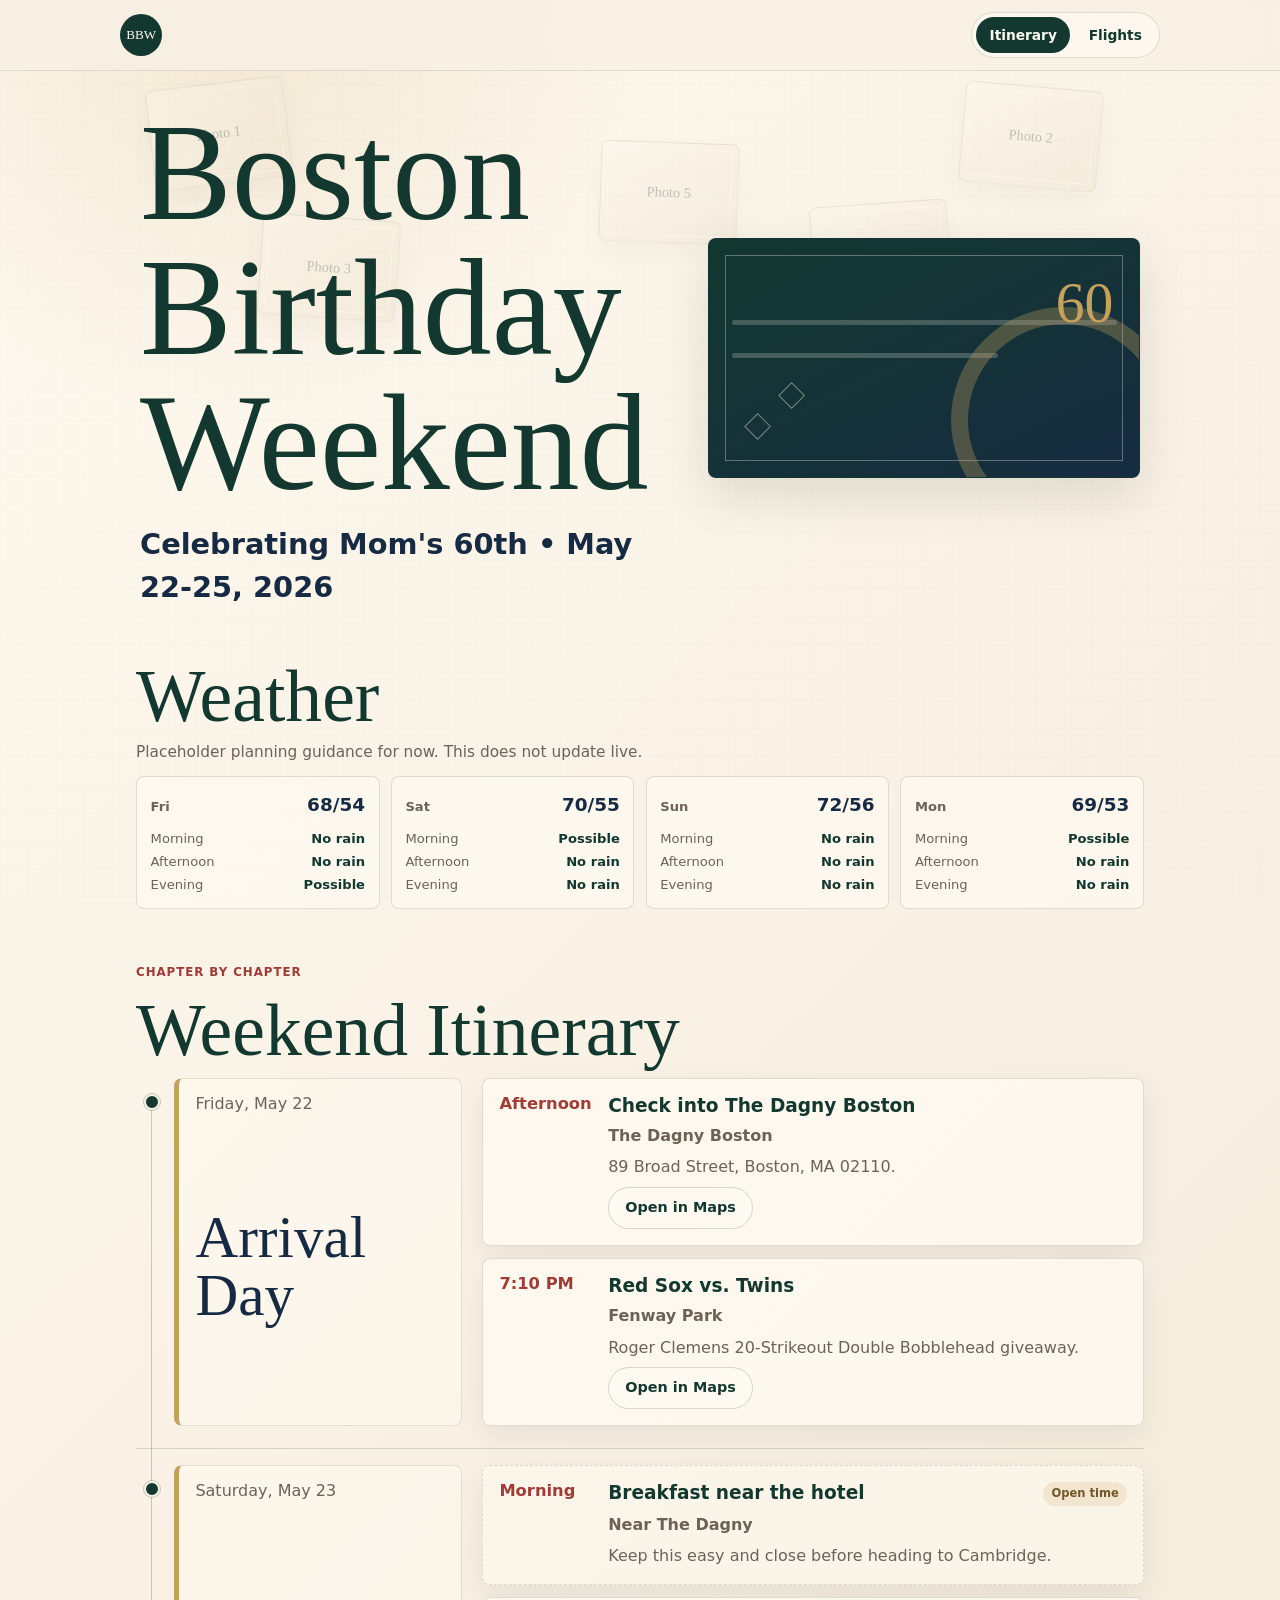
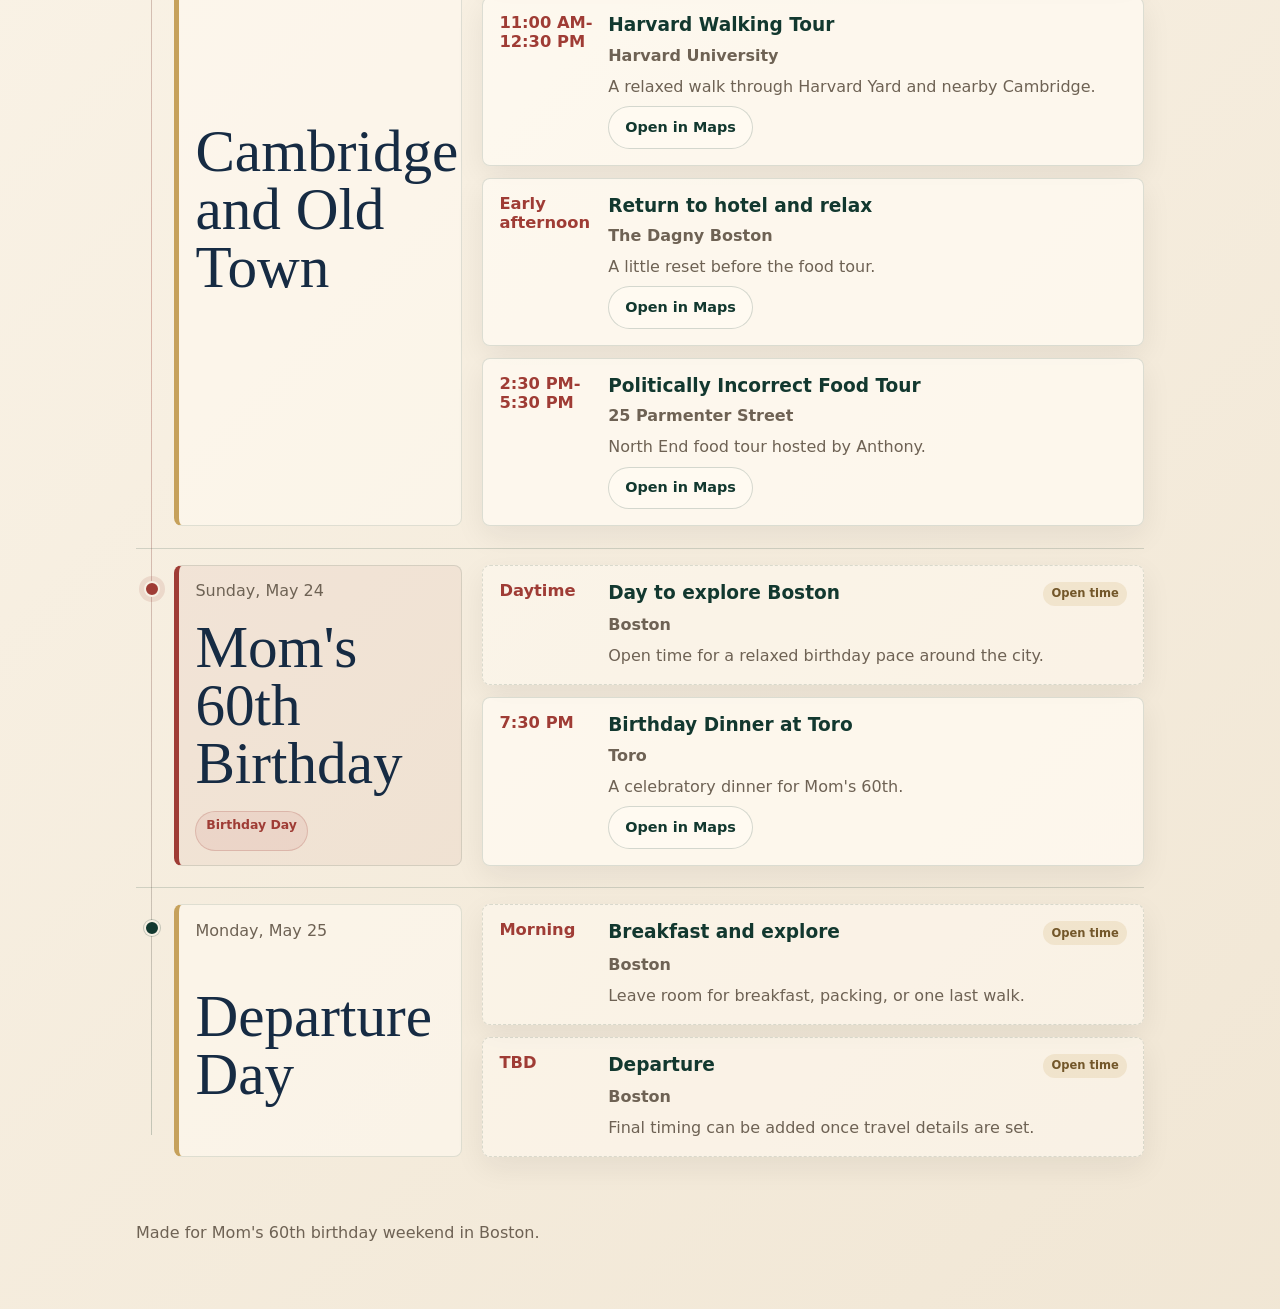
<file: Boston Birthday Weekend/index.html>
<!doctype html>
<html lang="en">
  <head>
    <meta charset="utf-8">
    <meta name="viewport" content="width=device-width, initial-scale=1">
    <meta name="theme-color" content="#12382f">
    <title>Boston Birthday Weekend</title>
    <style>
:root {
  --paper: #f7f0e3;
  --paper-deep: #eadcc5;
  --ink: #17231f;
  --muted: #6e6254;
  --fenway: #12382f;
  --navy: #162b43;
  --red: #9f3c35;
  --gold: #c6a15b;
  --white: #fffaf1;
  --line: rgba(18, 56, 47, 0.22);
  --shadow: 0 18px 50px rgba(24, 29, 24, 0.12);
}

* {
  box-sizing: border-box;
}

html {
  scroll-behavior: smooth;
}

body {
  margin: 0;
  background:
    radial-gradient(circle at 18% 0%, rgba(198, 161, 91, 0.18), transparent 26rem),
    linear-gradient(135deg, rgba(255, 250, 241, 0.86), rgba(234, 220, 197, 0.48)),
    var(--paper);
  color: var(--ink);
  font-family: Inter, ui-sans-serif, system-ui, -apple-system, BlinkMacSystemFont, "Segoe UI", sans-serif;
  line-height: 1.5;
}

body::before {
  position: fixed;
  inset: 0;
  z-index: -1;
  pointer-events: none;
  content: "";
  opacity: 0.35;
  background-image:
    linear-gradient(rgba(18, 56, 47, 0.035) 1px, transparent 1px),
    linear-gradient(90deg, rgba(18, 56, 47, 0.028) 1px, transparent 1px);
  background-size: 28px 28px;
}

a {
  color: inherit;
}

.skip-link {
  position: absolute;
  left: 1rem;
  top: 1rem;
  z-index: 20;
  transform: translateY(-160%);
  padding: 0.7rem 1rem;
  border-radius: 999px;
  background: var(--fenway);
  color: var(--white);
  text-decoration: none;
}

.skip-link:focus {
  transform: translateY(0);
}

.loading-screen {
  position: fixed;
  inset: 0;
  z-index: 30;
  display: grid;
  place-items: center;
  background: var(--fenway);
  color: var(--white);
  transition: opacity 0.55s ease, visibility 0.55s ease;
}

.loaded .loading-screen {
  visibility: hidden;
  opacity: 0;
}

.loading-mark {
  display: grid;
  gap: 0.6rem;
  text-align: center;
}

.loading-kicker,
.eyebrow {
  color: var(--red);
  font-size: 0.74rem;
  font-weight: 800;
  letter-spacing: 0.08em;
  text-transform: uppercase;
}

.loading-title {
  font-family: Georgia, "Times New Roman", serif;
  font-size: clamp(2rem, 9vw, 4.8rem);
}

.site-header {
  position: sticky;
  top: 0;
  z-index: 10;
  display: flex;
  align-items: center;
  justify-content: space-between;
  gap: 0.75rem;
  padding: 0.75rem max(1rem, calc((100vw - 1040px) / 2));
  border-bottom: 1px solid rgba(18, 56, 47, 0.12);
  background: rgba(247, 240, 227, 0.86);
  backdrop-filter: blur(18px);
}

.brand-link {
  display: grid;
  flex: 0 0 auto;
  width: 2.65rem;
  height: 2.65rem;
  place-items: center;
  border: 1px solid var(--line);
  border-radius: 50%;
  background: var(--fenway);
  color: var(--white);
  font-family: Georgia, "Times New Roman", serif;
  font-size: 0.82rem;
  text-decoration: none;
}

.view-nav {
  display: inline-flex;
  gap: 0.35rem;
  padding: 0.25rem;
  border: 1px solid rgba(18, 56, 47, 0.14);
  border-radius: 999px;
  background: rgba(255, 250, 241, 0.72);
}

.view-button {
  min-height: 2.25rem;
  padding: 0 0.82rem;
  border: 0;
  border-radius: 999px;
  background: transparent;
  color: var(--fenway);
  cursor: pointer;
  font: inherit;
  font-size: 0.86rem;
  font-weight: 900;
}

.view-button.is-active {
  background: var(--fenway);
  color: var(--white);
}

.weather-strip::-webkit-scrollbar {
  display: none;
}

.map-link {
  min-height: 2.65rem;
  display: inline-flex;
  align-items: center;
  justify-content: center;
  border: 1px solid rgba(18, 56, 47, 0.18);
  border-radius: 999px;
  background: rgba(255, 250, 241, 0.72);
  color: var(--fenway);
  font-size: 0.9rem;
  font-weight: 800;
  text-decoration: none;
  white-space: nowrap;
}

main {
  max-width: 1040px;
  margin: 0 auto;
}

.hero {
  position: relative;
  min-height: auto;
  display: grid;
  align-items: center;
  gap: 1.2rem;
  padding: 1.4rem 1rem 0.6rem;
}

.photo-backdrop {
  position: absolute;
  inset: 0.35rem 0.7rem auto;
  height: 16rem;
  pointer-events: none;
}

.memory-photo {
  position: absolute;
  display: grid;
  place-items: center;
  overflow: hidden;
  width: 6.8rem;
  height: 5rem;
  border: 1px solid rgba(18, 56, 47, 0.16);
  border-radius: 0.45rem;
  background:
    linear-gradient(145deg, rgba(255, 250, 241, 0.82), rgba(234, 220, 197, 0.72)),
    repeating-linear-gradient(45deg, rgba(18, 56, 47, 0.05) 0 8px, rgba(198, 161, 91, 0.08) 8px 16px);
  box-shadow: 0 12px 30px rgba(24, 29, 24, 0.09);
  color: rgba(18, 56, 47, 0.62);
  font-family: Georgia, "Times New Roman", serif;
  font-size: 0.9rem;
  opacity: 0.42;
}

.memory-photo::before {
  position: absolute;
  inset: 0.35rem;
  content: "";
  border: 1px solid rgba(255, 250, 241, 0.82);
  border-radius: 0.28rem;
}

.memory-photo-1 {
  left: 1%;
  top: 0.2rem;
  transform: rotate(-7deg);
}

.memory-photo-2 {
  right: 4%;
  top: 0.4rem;
  transform: rotate(5deg);
}

.memory-photo-3 {
  left: 12%;
  top: 8.6rem;
  transform: rotate(4deg);
}

.memory-photo-4 {
  right: 19%;
  top: 7.7rem;
  transform: rotate(-4deg);
}

.memory-photo-5 {
  left: 46%;
  top: 3.9rem;
  transform: rotate(2deg);
}

.hero-art {
  order: 2;
  min-height: 11rem;
  min-width: 0;
}

.postcard {
  position: relative;
  overflow: hidden;
  min-height: 11rem;
  border: 1px solid rgba(18, 56, 47, 0.2);
  border-radius: 0.5rem;
  background:
    linear-gradient(155deg, rgba(18, 56, 47, 0.92), rgba(22, 43, 67, 0.9)),
    var(--fenway);
  box-shadow: var(--shadow);
}

.postcard::before {
  position: absolute;
  inset: 1rem;
  content: "";
  border: 1px solid rgba(247, 240, 227, 0.34);
}

.postcard::after {
  position: absolute;
  right: -2.4rem;
  bottom: -3.5rem;
  width: 12rem;
  height: 12rem;
  content: "";
  border: 1.1rem solid rgba(198, 161, 91, 0.32);
  border-radius: 50%;
}

.postcard-line {
  position: absolute;
  left: 1.4rem;
  right: 1.4rem;
  height: 0.35rem;
  border-radius: 999px;
  background: rgba(247, 240, 227, 0.22);
}

.line-one {
  top: 34%;
}

.line-two {
  top: 48%;
  width: 62%;
}

.diamond {
  position: absolute;
  width: 1.2rem;
  height: 1.2rem;
  transform: rotate(45deg);
  border: 1px solid rgba(247, 240, 227, 0.45);
}

.diamond-one {
  left: 9%;
  bottom: 17%;
}

.diamond-two {
  left: 17%;
  bottom: 30%;
}

.scoreboard {
  position: absolute;
  right: 1.6rem;
  top: 1.35rem;
  color: var(--gold);
  font-family: Georgia, "Times New Roman", serif;
  font-size: 3.6rem;
}

.hero-copy {
  position: relative;
  z-index: 2;
  display: grid;
  gap: 0.75rem;
}

.hero-art {
  position: relative;
  z-index: 1;
}

.hero h1,
.section-heading h2,
.day-heading h3 {
  margin: 0;
  font-family: Georgia, "Times New Roman", serif;
  line-height: 0.98;
  font-weight: 500;
}

.hero h1 {
  max-width: 9ch;
  color: var(--fenway);
  font-size: clamp(4rem, 18vw, 8.6rem);
}

.hero-subtitle {
  max-width: 34rem;
  margin: 0;
  color: var(--navy);
  font-size: clamp(1.15rem, 4vw, 1.8rem);
  font-weight: 700;
}

.weather-section,
.flights-section,
.itinerary-section {
  padding: 1rem;
}

.view-panel {
  display: none;
}

.view-panel.is-active {
  display: block;
}

.section-heading {
  margin: 1.2rem 0 0.75rem;
}

.section-heading h2 {
  color: var(--fenway);
  font-size: clamp(2.35rem, 10vw, 4.6rem);
}

.weather-note {
  max-width: 38rem;
  margin: -0.2rem 0 0.75rem;
  color: var(--muted);
  font-size: 0.96rem;
}

.compact-heading {
  margin-top: 1.1rem;
}

.flight-board {
  display: grid;
  gap: 0.85rem;
}

.flight-group {
  display: grid;
  gap: 0.65rem;
  padding: 0.9rem;
  border: 1px solid rgba(18, 56, 47, 0.14);
  border-radius: 0.5rem;
  background: rgba(255, 250, 241, 0.58);
}

.flight-group h3 {
  margin: 0;
  color: var(--fenway);
  font-family: Georgia, "Times New Roman", serif;
  font-size: 1.7rem;
  font-weight: 500;
  line-height: 1;
}

.flight-list {
  display: grid;
  gap: 0.65rem;
}

.flight-card {
  display: grid;
  gap: 0.55rem;
  padding: 0.85rem;
  border: 1px solid rgba(18, 56, 47, 0.12);
  border-radius: 0.5rem;
  background: rgba(255, 250, 241, 0.78);
}

.flight-person {
  width: fit-content;
  padding: 0.24rem 0.62rem;
  border-radius: 999px;
  background: rgba(198, 161, 91, 0.18);
  color: var(--fenway);
  font-size: 0.78rem;
  font-weight: 900;
}

.flight-route {
  display: grid;
  grid-template-columns: 1fr auto 1fr;
  align-items: center;
  gap: 0.65rem;
  color: var(--navy);
}

.flight-route strong {
  min-width: 0;
  font-size: 1rem;
}

.flight-route strong:last-child {
  text-align: right;
}

.flight-route span {
  padding: 0.22rem 0.5rem;
  border: 1px solid rgba(18, 56, 47, 0.16);
  border-radius: 999px;
  color: var(--red);
  font-size: 0.78rem;
  font-weight: 900;
  white-space: nowrap;
}

.flight-times {
  display: grid;
  grid-template-columns: 1fr 1fr;
  gap: 0.6rem;
}

.flight-times p {
  margin: 0;
  color: var(--ink);
  font-size: 0.92rem;
  font-weight: 800;
}

.flight-times span {
  display: block;
  color: var(--muted);
  font-size: 0.74rem;
  font-weight: 900;
  letter-spacing: 0.06em;
  text-transform: uppercase;
}

.weather-strip {
  display: grid;
  grid-template-columns: repeat(4, minmax(9.5rem, 1fr));
  gap: 0.7rem;
  overflow-x: auto;
  padding-bottom: 0.25rem;
  scrollbar-width: none;
}

.weather-card,
.event-card {
  opacity: 0;
  transform: translateY(12px);
  transition: opacity 0.45s ease, transform 0.45s ease;
}

.weather-card.is-visible,
.day-section.is-visible .event-card,
.day-section.is-visible {
  opacity: 1;
  transform: translateY(0);
}

.weather-card {
  display: grid;
  gap: 0.65rem;
  min-height: 7.2rem;
  padding: 0.85rem;
  border: 1px solid rgba(18, 56, 47, 0.14);
  border-radius: 0.5rem;
  background: rgba(255, 250, 241, 0.66);
}

.weather-card-head,
.rain-times p {
  display: flex;
  align-items: baseline;
  justify-content: space-between;
  gap: 0.5rem;
}

.weather-card span,
.rain-times p {
  color: var(--muted);
}

.weather-card-head span {
  font-size: 0.82rem;
  font-weight: 900;
}

.weather-card strong {
  color: var(--navy);
  font-size: 1.15rem;
}

.rain-times {
  display: grid;
  gap: 0.2rem;
}

.rain-times p {
  margin: 0;
  font-size: 0.82rem;
}

.rain-times b {
  color: var(--fenway);
  font-weight: 900;
}

.timeline {
  position: relative;
  display: grid;
  gap: 1.35rem;
}

.timeline::before {
  position: absolute;
  top: 1.4rem;
  bottom: 1.4rem;
  left: 0.72rem;
  width: 1px;
  content: "";
  background: linear-gradient(var(--line), rgba(159, 60, 53, 0.32), var(--line));
}

.day-section {
  position: relative;
  display: grid;
  gap: 0.9rem;
  padding: 1rem 0 0 2rem;
  border-top: 1px solid rgba(18, 56, 47, 0.16);
}

.day-section:first-child {
  border-top: 0;
  padding-top: 0;
}

.day-marker {
  position: absolute;
  left: 0.28rem;
  top: 1.95rem;
  width: 1rem;
  height: 1rem;
  border: 2px solid var(--paper);
  border-radius: 50%;
  background: var(--fenway);
  box-shadow: 0 0 0 1px var(--line);
}

.day-section:first-child .day-marker {
  top: 0.95rem;
}

.featured-day .day-marker {
  background: var(--red);
  box-shadow: 0 0 0 5px rgba(159, 60, 53, 0.12);
}

.day-heading {
  display: grid;
  gap: 0.25rem;
  padding: 0.85rem 1rem;
  border: 1px solid rgba(18, 56, 47, 0.12);
  border-left: 0.35rem solid var(--gold);
  border-radius: 0.5rem;
  background: rgba(255, 250, 241, 0.56);
}

.featured-day .day-heading {
  border-left-color: var(--red);
  background: rgba(159, 60, 53, 0.055);
}

.day-heading p,
.event-detail,
.event-location {
  margin: 0;
  color: var(--muted);
}

.day-heading h3 {
  color: var(--navy);
  font-size: clamp(2rem, 8vw, 3.7rem);
}

.day-heading span {
  width: fit-content;
  margin-top: 0.25rem;
  padding: 0.28rem 0.62rem;
  border: 1px solid rgba(159, 60, 53, 0.2);
  border-radius: 999px;
  background: rgba(159, 60, 53, 0.08);
  color: var(--red);
  font-size: 0.78rem;
  font-weight: 800;
}

.event-list {
  display: grid;
  gap: 0.75rem;
}

.event-card {
  display: grid;
  grid-template-columns: minmax(4.8rem, 6rem) 1fr;
  gap: 0.8rem;
  padding: 1rem;
  border: 1px solid rgba(18, 56, 47, 0.14);
  border-radius: 0.5rem;
  background: rgba(255, 250, 241, 0.78);
  box-shadow: 0 10px 30px rgba(23, 35, 31, 0.07);
}

.event-card.open-time {
  background: rgba(255, 250, 241, 0.54);
  border-style: dashed;
}

.event-time {
  color: var(--red);
  font-size: 1.02rem;
  font-weight: 900;
  line-height: 1.16;
}

.event-main {
  display: grid;
  gap: 0.45rem;
  min-width: 0;
}

.event-title-row {
  display: flex;
  align-items: flex-start;
  justify-content: space-between;
  gap: 0.5rem;
}

.event-title-row h4 {
  margin: 0;
  color: var(--fenway);
  font-size: 1.16rem;
  line-height: 1.2;
}

.status-pill {
  flex: 0 0 auto;
  padding: 0.22rem 0.52rem;
  border-radius: 999px;
  background: rgba(198, 161, 91, 0.18);
  color: #73572a;
  font-size: 0.72rem;
  font-weight: 800;
}

.event-location {
  font-weight: 700;
}

.map-link {
  width: fit-content;
  padding: 0 1rem;
  background: var(--white);
}

.site-footer {
  max-width: 1040px;
  margin: 0 auto;
  padding: 2rem 1rem 3rem;
  color: var(--muted);
}

@media (min-width: 760px) {
  .hero {
    grid-template-columns: minmax(0, 1.12fr) minmax(16rem, 0.88fr);
    padding: 2.2rem 1.25rem 1rem;
  }

  .photo-backdrop {
    inset: 0.55rem 1.25rem auto;
    height: 20rem;
  }

  .memory-photo {
    width: 8.6rem;
    height: 6.3rem;
  }

  .hero-art {
    order: initial;
  }

  .postcard {
    min-height: 15rem;
  }

  .weather-strip {
    grid-template-columns: repeat(4, minmax(0, 1fr));
    overflow: visible;
  }

  .flight-board {
    grid-template-columns: repeat(2, minmax(0, 1fr));
    align-items: start;
  }

  .day-section {
    grid-template-columns: 18rem 1fr;
    gap: 1.25rem;
    padding-left: 2.4rem;
  }

  .timeline::before {
    left: 0.92rem;
  }

  .day-marker {
    left: 0.47rem;
    top: 2rem;
  }

  .day-section:first-child .day-marker {
    top: 1rem;
  }
}

@media (max-width: 860px) {
  .hero {
    grid-template-columns: 1fr;
  }

  .hero-art {
    order: 2;
  }

  .postcard {
    min-height: 10rem;
  }
}

@media (max-width: 420px) {
  .event-card {
    grid-template-columns: 1fr;
  }

  .event-time {
    font-size: 1.2rem;
  }
}

@media (prefers-reduced-motion: reduce) {
  *,
  *::before,
  *::after {
    scroll-behavior: auto !important;
    transition-duration: 0.01ms !important;
    animation-duration: 0.01ms !important;
  }
}
    </style>
  </head>
  <body>
    <div class="loading-screen" id="loadingScreen" aria-hidden="true">
      <div class="loading-mark">
        <span class="loading-kicker">May 22-25, 2026</span>
        <span class="loading-title">Boston Birthday Weekend</span>
      </div>
    </div>

    <a class="skip-link" href="#itinerary">Skip to itinerary</a>

    <header class="site-header" aria-label="Weekend header">
      <a class="brand-link" href="#top" aria-label="Boston Birthday Weekend home">BBW</a>
      <nav class="view-nav" aria-label="Page view">
        <button class="view-button is-active" type="button" data-view-target="itineraryView">Itinerary</button>
        <button class="view-button" type="button" data-view-target="flightsView">Flights</button>
      </nav>
    </header>

    <main id="top">
      <section class="hero" aria-labelledby="heroTitle">
        <div class="photo-backdrop" id="photoBackdrop" aria-hidden="true"></div>
        <div class="hero-copy">
          <h1 id="heroTitle"></h1>
          <p class="hero-subtitle" id="heroSubtitle"></p>
        </div>
        <div class="hero-art" aria-hidden="true">
          <div class="postcard">
            <span class="postcard-line line-one"></span>
            <span class="postcard-line line-two"></span>
            <span class="diamond diamond-one"></span>
            <span class="diamond diamond-two"></span>
            <span class="scoreboard">60</span>
          </div>
        </div>
      </section>

      <div class="view-panel is-active" id="itineraryView">
        <section class="weather-section" aria-labelledby="weatherTitle">
          <div class="section-heading">
            <h2 id="weatherTitle">Weather</h2>
          </div>
          <p class="weather-note" id="weatherNote"></p>
          <div class="weather-strip" id="weatherStrip"></div>
        </section>

        <section class="itinerary-section" id="itinerary" aria-labelledby="itineraryTitle">
          <div class="section-heading">
            <p class="eyebrow">Chapter by Chapter</p>
            <h2 id="itineraryTitle">Weekend Itinerary</h2>
          </div>
          <div class="timeline" id="timeline"></div>
        </section>
      </div>

      <section class="view-panel flights-section" id="flightsView" aria-labelledby="flightsTitle">
        <div class="section-heading compact-heading">
          <p class="eyebrow">Flights</p>
          <h2 id="flightsTitle">Arrivals & Departures</h2>
        </div>
        <div class="flight-board" id="flightBoard"></div>
      </section>
    </main>

    <footer class="site-footer">
      <p id="footerText"></p>
    </footer>

    <script>
      window.__APP_DATA__ = {
  "site": {
    "title": "Boston Birthday Weekend",
    "subtitle": "Celebrating Mom's 60th &bull; May 22-25, 2026",
    "weatherNote": "Placeholder planning guidance for now. This does not update live.",
    "footer": "Made for Mom's 60th birthday weekend in Boston."
  },
  "itinerary": [
    {
      "id": "friday",
      "navLabel": "Fri",
      "title": "Arrival Day",
      "date": "Friday, May 22",
      "isoDate": "2026-05-22",
      "events": [
        {
          "name": "Check into The Dagny Boston",
          "time": "Afternoon",
          "location": "The Dagny Boston",
          "detail": "89 Broad Street, Boston, MA 02110.",
          "mapUrl": "https://www.google.com/maps/search/?api=1&query=The+Dagny+Boston+89+Broad+Street+Boston+MA+02110"
        },
        {
          "name": "Red Sox vs. Twins",
          "time": "7:10 PM",
          "location": "Fenway Park",
          "detail": "Roger Clemens 20-Strikeout Double Bobblehead giveaway.",
          "mapUrl": "https://www.google.com/maps/search/?api=1&query=Fenway+Park+Boston+MA"
        }
      ]
    },
    {
      "id": "saturday",
      "navLabel": "Sat",
      "title": "Cambridge and Old Town",
      "date": "Saturday, May 23",
      "isoDate": "2026-05-23",
      "events": [
        {
          "name": "Breakfast near the hotel",
          "time": "Morning",
          "location": "Near The Dagny",
          "detail": "Keep this easy and close before heading to Cambridge.",
          "status": "open"
        },
        {
          "name": "Harvard Walking Tour",
          "time": "11:00 AM-12:30 PM",
          "location": "Harvard University",
          "detail": "A relaxed walk through Harvard Yard and nearby Cambridge.",
          "mapUrl": "https://www.google.com/maps/search/?api=1&query=Harvard+Yard+Cambridge+MA"
        },
        {
          "name": "Return to hotel and relax",
          "time": "Early afternoon",
          "location": "The Dagny Boston",
          "detail": "A little reset before the food tour.",
          "mapUrl": "https://www.google.com/maps/search/?api=1&query=The+Dagny+Boston+89+Broad+Street+Boston+MA+02110"
        },
        {
          "name": "Politically Incorrect Food Tour",
          "time": "2:30 PM-5:30 PM",
          "location": "25 Parmenter Street",
          "detail": "North End food tour hosted by Anthony.",
          "mapUrl": "https://www.google.com/maps/search/?api=1&query=25+Parmenter+Street+Boston+MA"
        }
      ]
    },
    {
      "id": "sunday",
      "navLabel": "Sun",
      "title": "Mom's 60th Birthday",
      "date": "Sunday, May 24",
      "isoDate": "2026-05-24",
      "badge": "Birthday Day",
      "featured": true,
      "events": [
        {
          "name": "Day to explore Boston",
          "time": "Daytime",
          "location": "Boston",
          "detail": "Open time for a relaxed birthday pace around the city.",
          "status": "open"
        },
        {
          "name": "Birthday Dinner at Toro",
          "time": "7:30 PM",
          "location": "Toro",
          "detail": "A celebratory dinner for Mom's 60th.",
          "mapUrl": "https://www.google.com/maps/search/?api=1&query=Toro+Boston+MA"
        }
      ]
    },
    {
      "id": "monday",
      "navLabel": "Mon",
      "title": "Departure Day",
      "date": "Monday, May 25",
      "isoDate": "2026-05-25",
      "events": [
        {
          "name": "Breakfast and explore",
          "time": "Morning",
          "location": "Boston",
          "detail": "Leave room for breakfast, packing, or one last walk.",
          "status": "open"
        },
        {
          "name": "Departure",
          "time": "TBD",
          "location": "Boston",
          "detail": "Final timing can be added once travel details are set.",
          "status": "open"
        }
      ]
    }
  ],
  "weather": [
    {
      "label": "Fri",
      "high": "68",
      "low": "54",
      "periods": [
        {
          "label": "Morning",
          "rain": "No rain"
        },
        {
          "label": "Afternoon",
          "rain": "No rain"
        },
        {
          "label": "Evening",
          "rain": "Possible"
        }
      ]
    },
    {
      "label": "Sat",
      "high": "70",
      "low": "55",
      "periods": [
        {
          "label": "Morning",
          "rain": "Possible"
        },
        {
          "label": "Afternoon",
          "rain": "No rain"
        },
        {
          "label": "Evening",
          "rain": "No rain"
        }
      ]
    },
    {
      "label": "Sun",
      "high": "72",
      "low": "56",
      "periods": [
        {
          "label": "Morning",
          "rain": "No rain"
        },
        {
          "label": "Afternoon",
          "rain": "No rain"
        },
        {
          "label": "Evening",
          "rain": "No rain"
        }
      ]
    },
    {
      "label": "Mon",
      "high": "69",
      "low": "53",
      "periods": [
        {
          "label": "Morning",
          "rain": "Possible"
        },
        {
          "label": "Afternoon",
          "rain": "No rain"
        },
        {
          "label": "Evening",
          "rain": "No rain"
        }
      ]
    }
  ],
  "photos": [
    {
      "label": "Fenway"
    },
    {
      "label": "Birthday Dinner"
    },
    {
      "label": "Harvard"
    },
    {
      "label": "Family"
    }
  ],
  "memoryPhotos": [
    {
      "label": "Photo 1"
    },
    {
      "label": "Photo 2"
    },
    {
      "label": "Photo 3"
    },
    {
      "label": "Photo 4"
    },
    {
      "label": "Photo 5"
    }
  ],
  "flights": [
    {
      "person": "Adam",
      "type": "arrival",
      "flightNumber": "AS 536",
      "from": "Seattle",
      "to": "Boston",
      "depart": "May 21, 11:10 PM",
      "arrive": "May 22, 7:41 AM"
    },
    {
      "person": "Mom",
      "type": "arrival",
      "flightNumber": "JetBlue",
      "from": "Charleston",
      "to": "Boston",
      "depart": "May 22, 11:49 AM",
      "arrive": "May 22, 2:10 PM"
    },
    {
      "person": "Jordan",
      "type": "arrival",
      "flightNumber": "AC 8692",
      "from": "Toronto",
      "to": "Boston",
      "depart": "May 22, 10:05 AM",
      "arrive": "May 22, 11:46 AM"
    },
    {
      "person": "Adam",
      "type": "departure",
      "flightNumber": "DL 3232",
      "from": "Boston",
      "to": "Seattle",
      "depart": "May 25, 11:55 AM",
      "arrive": "May 25, 3:05 PM"
    },
    {
      "person": "Mom",
      "type": "departure",
      "flightNumber": "AC 765",
      "from": "Boston",
      "to": "Toronto",
      "depart": "May 25, 6:55 PM",
      "arrive": "May 25, 8:48 PM"
    },
    {
      "person": "Jordan",
      "type": "departure",
      "flightNumber": "AC 765",
      "from": "Boston",
      "to": "Toronto",
      "depart": "May 25, 6:55 PM",
      "arrive": "May 25, 8:48 PM"
    }
  ]
};
    </script>
    <script>
(function () {
  const data = window.__APP_DATA__;
  const $ = (selector) => document.querySelector(selector);

  const mapButton = (event) => {
    if (!event.mapUrl) return "";
    return `<a class="map-link" href="${event.mapUrl}" target="_blank" rel="noreferrer">Open in Maps</a>`;
  };

  const renderHeader = () => {
    $("#heroTitle").textContent = data.site.title;
    $("#heroSubtitle").innerHTML = data.site.subtitle;
    $("#footerText").textContent = data.site.footer;
  };

  const renderPhotoBackdrop = () => {
    $("#photoBackdrop").innerHTML = data.memoryPhotos.map((photo, index) => `
      <div class="memory-photo memory-photo-${index + 1}">
        <span>${photo.label}</span>
      </div>
    `).join("");
  };

  const renderFlights = () => {
    const groups = [
      { key: "arrival", title: "Arrivals" },
      { key: "departure", title: "Departures" }
    ];

    $("#flightBoard").innerHTML = groups.map((group) => {
      const flights = data.flights.filter((flight) => flight.type === group.key);
      return `
        <section class="flight-group" aria-label="${group.title}">
          <h3>${group.title}</h3>
          <div class="flight-list">
            ${flights.map((flight) => `
              <article class="flight-card">
                <div class="flight-person">${flight.person}</div>
                <div class="flight-route">
                  <strong>${flight.from}</strong>
                  <span>${flight.flightNumber}</span>
                  <strong>${flight.to}</strong>
                </div>
                <div class="flight-times">
                  <p><span>Depart</span>${flight.depart}</p>
                  <p><span>Arrive</span>${flight.arrive}</p>
                </div>
              </article>
            `).join("")}
          </div>
        </section>
      `;
    }).join("");
  };

  const renderWeather = () => {
    $("#weatherNote").textContent = data.site.weatherNote;
    $("#weatherStrip").innerHTML = data.weather.map((day) => `
      <article class="weather-card">
        <div class="weather-card-head">
          <span>${day.label}</span>
          <strong>${day.high}/${day.low}</strong>
        </div>
        <div class="rain-times">
          ${day.periods.map((period) => `
            <p><span>${period.label}</span><b>${period.rain}</b></p>
          `).join("")}
        </div>
      </article>
    `).join("");
  };

  const renderTimeline = () => {
    $("#timeline").innerHTML = data.itinerary.map((day) => `
      <section class="day-section ${day.featured ? "featured-day" : ""}" id="${day.id}" aria-labelledby="${day.id}-title">
        <div class="day-marker" aria-hidden="true"></div>
        <div class="day-heading">
          <p>${day.date}</p>
          <h3 id="${day.id}-title">${day.title}</h3>
          ${day.badge ? `<span>${day.badge}</span>` : ""}
        </div>
        <div class="event-list">
          ${day.events.map((event) => `
            <article class="event-card ${event.status === "open" ? "open-time" : ""}">
              <div class="event-time">${event.time}</div>
              <div class="event-main">
                <div class="event-title-row">
                  <h4>${event.name}</h4>
                  ${event.status === "open" ? `<span class="status-pill">Open time</span>` : ""}
                </div>
                <p class="event-location">${event.location}</p>
                ${event.detail ? `<p class="event-detail">${event.detail}</p>` : ""}
                ${mapButton(event)}
              </div>
            </article>
          `).join("")}
        </div>
      </section>
    `).join("");
  };

  const setupViewSwitching = () => {
    const buttons = document.querySelectorAll("[data-view-target]");
    const panels = document.querySelectorAll(".view-panel");

    buttons.forEach((button) => {
      button.addEventListener("click", () => {
        const targetId = button.dataset.viewTarget;

        buttons.forEach((item) => {
          item.classList.toggle("is-active", item === button);
        });

        panels.forEach((panel) => {
          panel.classList.toggle("is-active", panel.id === targetId);
        });
      });
    });
  };

  const revealOnScroll = () => {
    const observer = new IntersectionObserver((entries) => {
      entries.forEach((entry) => {
        if (entry.isIntersecting) entry.target.classList.add("is-visible");
      });
    }, { threshold: 0.14 });
    document.querySelectorAll(".weather-card, .day-section").forEach((element) => {
      observer.observe(element);
    });
  };

  const init = () => {
    renderHeader();
    renderPhotoBackdrop();
    renderFlights();
    renderWeather();
    renderTimeline();
    setupViewSwitching();
    revealOnScroll();
    setTimeout(() => document.body.classList.add("loaded"), 650);
  };

  if (document.readyState === "loading") {
    document.addEventListener("DOMContentLoaded", init);
  } else {
    init();
  }
})();
    </script>
  </body>
</html>
</file>
